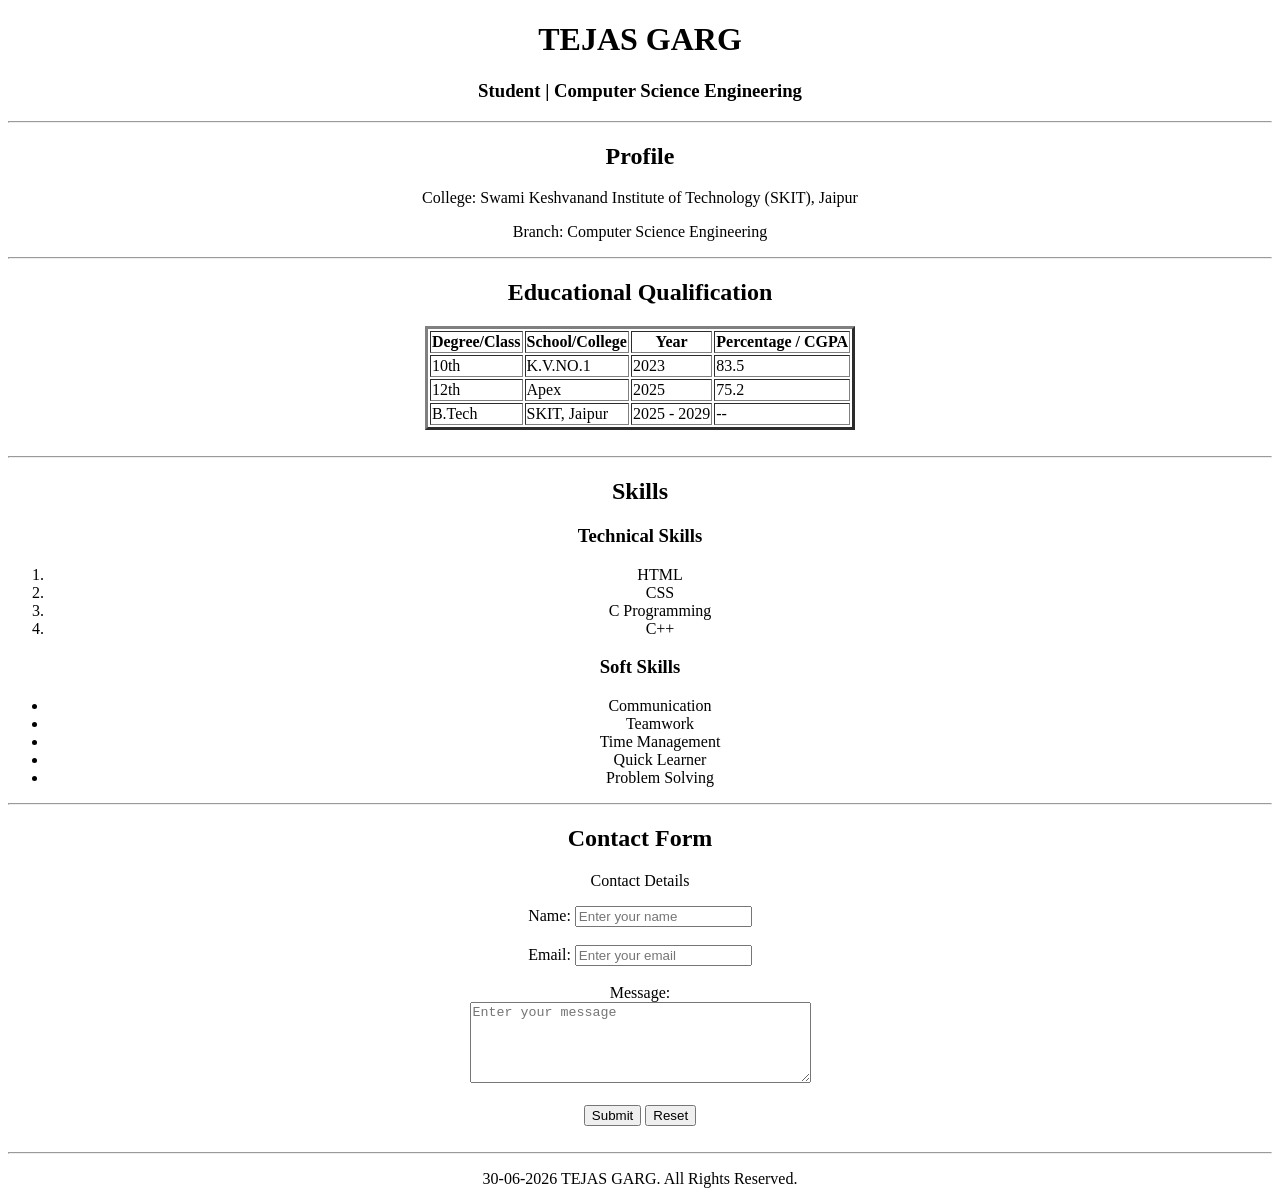
<file: 25ESKCS353/Day1/Index.html>
<!DOCTYPE html>
<html lang="en">
<head>
    <meta charset="UTF-8">
    <meta name="viewport" content="width=device-width, initial-scale=1.0">
    <title>Profile Page</title>
</head>

<body>

  <center>
            <h1>TEJAS GARG</h1>
            <h3>Student | Computer Science Engineering </h3>

    <hr>

    
        <h2>Profile</h2>

        <p>College: Swami Keshvanand Institute of Technology (SKIT), Jaipur</p>

        <p>Branch: Computer Science Engineering </p>
    

   
        <hr>
    
        <h2>Educational Qualification</h2>

        <table border="3px">
            <tr>
                <th>Degree/Class</th>
                <th>School/College</th>
                <th>Year</th>
                <th>Percentage / CGPA</th>
            </tr>

            <tr>
                <td>10th</td>
                <td>K.V.NO.1</td>
                <td>2023</td>
                <td>83.5</td>
            </tr>

            <tr>
                <td>12th</td>
                <td>Apex</td>
                <td>2025</td>
                <td>75.2</td>
            </tr>

            <tr>
                <td>B.Tech</td>
                <td>SKIT, Jaipur</td>
                <td>2025 - 2029</td>
                <td>--</td>
            </tr>

        </table>
    
        <br>
    <hr>

    

        <h2>Skills</h2>

        <h3>Technical Skills</h3>

        <ol>
            <li>HTML</li>
            <li>CSS</li>
            <li>C Programming</li>
            <li>C++</li>
            
        </ol>

        <h3>Soft Skills</h3>

        <ul>
            <li>Communication</li>
            <li>Teamwork</li>
            <li>Time Management</li>
            <li>Quick Learner</li>
            <li>Problem Solving</li>
        </ul>

    
<hr>
    

        <h2>Contact Form</h2>

        <form>

            

                <p>Contact Details</p>

                <label>
                    Name:
                    <input type="text" name="name" placeholder="Enter your name">
                </label>

                <br><br>

                <label>
                    Email:
                    <input type="email" name="email" placeholder="Enter your email">
                </label>

                <br><br>

                <label>
                    Message:
                </label>

                <br>

                <textarea name="message" rows="5" cols="40" placeholder="Enter your message"></textarea>

                <br><br>

                <input type="submit" value="Submit">
                <input type="reset" value="Reset">

            

        </form>

    <br>

    <hr>

    

        <center>
            <p>30-06-2026 TEJAS GARG. All Rights Reserved.</p>
        </center>
    
    
    

</body>
</html>
</file>
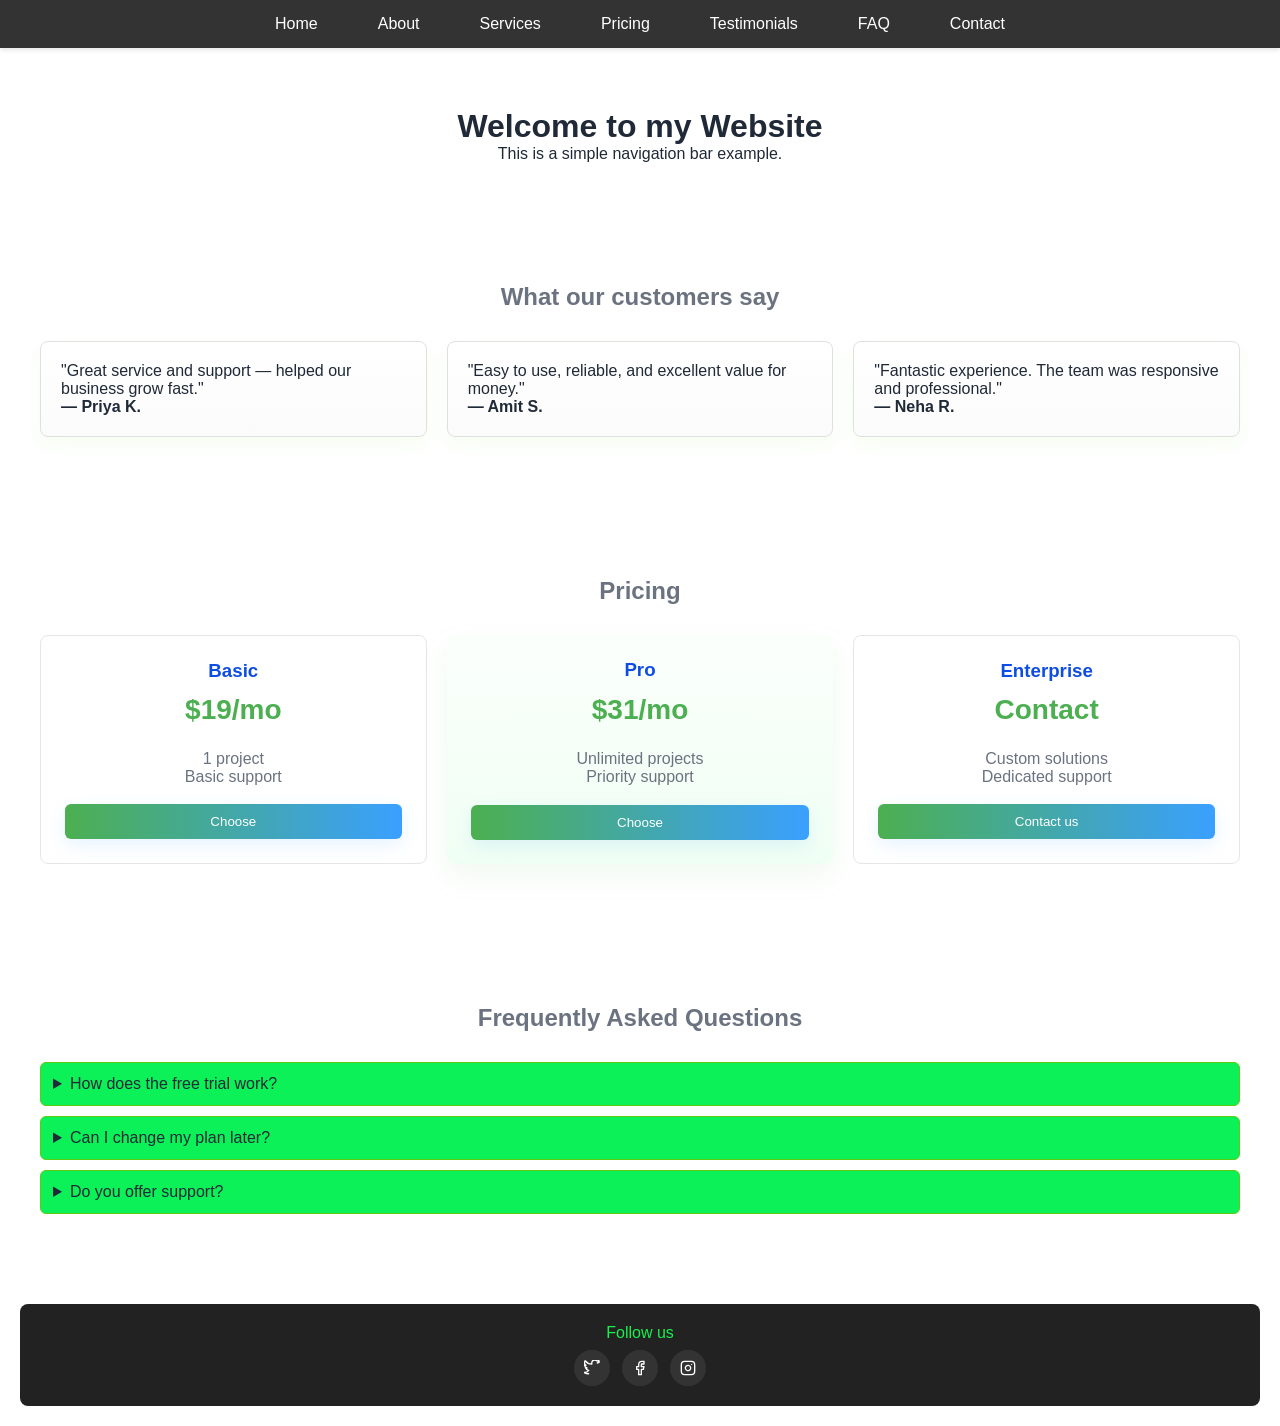
<file: 25ESKCS353/Day3/Project.html>
<!DOCTYPE html>
<html lang="en">
<head>
    <meta charset="UTF-8">
    <meta name="viewport" content="width=device-width, initial-scale=1.0">
    <title>Navigation Bar</title>
    <style>
        * {
            margin: 0;
            padding: 0;
            box-sizing: border-box;
        }

        html {
            scroll-behavior: smooth;
        }

        nav {
            background-color: #333;
            padding: 15px 0;
            position: sticky;
            top: 0;
            box-shadow: 0 2px 5px rgba(0, 0, 0, 0.1);
        }

        nav ul {
            list-style: none;
            display: flex;
            justify-content: center;
            gap: 30px;
        }

        nav a {
            text-decoration: none;
            color: white;
            font-size: 16px;
            font-weight: 500;
            transition: color 0.3s ease;
            padding: 8px 15px;
        }

        nav a:hover {
            color: #4CAF50;
            border-bottom: 2px solid #4CAF50;
        }

        :root{
            --bg-1: #red
            --card: #ffffff;
            --muted: #6b7280;
            --accent: #4CAF50;
            --accent-2: #3aa0ff;
            --glass: rgba(255,255,255,0.6);
        }

        body {
            font-family: Inter, Arial, sans-serif;
            background: linear-gradient(180deg, var(--bg-1), #eef3f8 60%);
            color: #1f2937;
            -webkit-font-smoothing:antialiased;
            -moz-osx-font-smoothing:grayscale;
        }

        .content {
            padding: 40px;
            text-align: center;
            background-color: white;
            margin-top: 20px;
            margin: 20px;
            border-radius: 5px;
        }

        /* Buttons */
        button {
            background: linear-gradient(90deg,var(--accent),var(--accent-2));
            color: #fff;
            border: none;
            padding: 10px 16px;
            border-radius: 6px;
            cursor: pointer;
            box-shadow: 0 6px 18px rgba(58,160,255,0.12);
            transition: transform .14s ease, box-shadow .14s ease, opacity .14s ease;
        }

        button:hover{ transform: translateY(-3px); opacity: .98 }

        section {
            padding: 60px 20px;
            margin: 20px;
            background: #fff;
            border-radius: 8px;
        }

        .section-title {
            text-align: center;
            margin-bottom: 30px;
        }

        .testimonials {
            display: grid;
            grid-template-columns: repeat(auto-fit, minmax(220px, 1fr));
            gap: 20px;
        }

        .testimonial {
            padding: 20px;
            border: 1px solid #e0e0e0;
            border-radius: 8px;
            background: linear-gradient(180deg, #ffffff, #fbfbfb);
        }

        .pricing {
            display: grid;
            grid-template-columns: repeat(auto-fit, minmax(220px, 1fr));
            gap: 20px;
            align-items: stretch;
        }

        .plan {
            padding: 24px;
            border-radius: 8px;
            border: 1px solid #e6e6e6;
            text-align: center;
            background: #fff;
            display: flex;
            flex-direction: column;
            justify-content: space-between;
        }

        .plan .price {
            font-size: 28px;
            font-weight: 700;
            margin: 12px 0;
        }

        .section-title {
            text-align: center;
            margin-bottom: 30px;
            color: var(--muted);
        }

        .testimonial {
            box-shadow: 0 8px 20px lab(78.51% -51.66 74.57 / 0.06);
            transition: transform .18s ease, box-shadow .18s ease;
        }

        .testimonial:hover{ transform: translateY(-6px); box-shadow: 0 18px 30px rgba(31,41,55,0.08); }

        .plan h3{ margin: 0; color: hsl(222, 89%, 47%) }

        .plan ul{ list-style: none; padding: 0; margin: 12px 0 18px 0; color: var(--muted) }

        .pricing .plan:nth-child(2){
            border: none;
            background: linear-gradient(180deg, #fbfffb, #f0fff4);
            box-shadow: 0 12px 30px rgba(76,175,80,0.08);
        }

        .plan .price{ color: var(--accent); }

        .social a:hover{ background: rgba(255,255,255,0.12); transform: translateY(-3px); }

        @media (max-width:600px){
            nav ul{ gap: 12px; padding: 0 8px; }
            .content{ padding: 24px }
            section{ padding: 30px 12px }
        }

        .faq-list details {
            margin: 10px 0;
            padding: 12px;
            border-radius: 6px;
            border: 1px solid #5bcc10;
            background: #0cf058;
        }

        footer {
            text-align: center;
            padding: 20px 10px;
            margin: 20px;
            border-radius: 8px;
            background: #222;
            color: #18f04e;
        }

        .social {
            display: inline-flex;
            gap: 12px;
            margin-top: 8px;
        }

        .social a {
            display: inline-block;
            width: 36px;
            height: 36px;
            color: #fff;
            text-decoration: none;
            border-radius: 50%;
            background: rgba(255,255,255,0.08);
            display: inline-flex;
            align-items: center;
            justify-content: center;
        }
    </style>
</head>
<body>
    <nav>
        <ul>
            <li><a href="#home">Home</a></li>
            <li><a href="#about">About</a></li>
            <li><a href="#services">Services</a></li>
            <li><a href="#pricing">Pricing</a></li>
            <li><a href="#testimonials">Testimonials</a></li>
            <li><a href="#faq">FAQ</a></li>
            <li><a href="#contact">Contact</a></li>
        </ul>
    </nav>

    <div class="content">
        <h1>Welcome to my Website</h1>
        <p>This is a simple navigation bar example.</p>
    </div>

    <section id="testimonials">
        <h2 class="section-title">What our customers say</h2>
        <div class="testimonials">
            <div class="testimonial">
                <p>"Great service and support — helped our business grow fast."</p>
                <p><strong>— Priya K.</strong></p>
            </div>
            <div class="testimonial">
                <p>"Easy to use, reliable, and excellent value for money."</p>
                <p><strong>— Amit S.</strong></p>
            </div>
            <div class="testimonial">
                <p>"Fantastic experience. The team was responsive and professional."</p>
                <p><strong>— Neha R.</strong></p>
            </div>
        </div>
    </section>

    <section id="pricing">
        <h2 class="section-title">Pricing</h2>
        <div class="pricing">
            <div class="plan">
                <h3>Basic</h3>
                <div class="price">$19<span>/mo</span></div>
                <ul>
                    <li>1 project</li>
                    <li>Basic support</li>
                </ul>
                <button>Choose</button>
            </div>
            <div class="plan">
                <h3>Pro</h3>
                <div class="price">$31<span>/mo</span></div>
                <ul>
                    <li>Unlimited projects</li>
                    <li>Priority support</li>
                </ul>
                <button>Choose</button>
            </div>
            <div class="plan">
                <h3>Enterprise</h3>
                <div class="price">Contact</div>
                <ul>
                    <li>Custom solutions</li>
                    <li>Dedicated support</li>
                </ul>
                <button>Contact us</button>
            </div>
        </div>
    </section>

    <section id="faq">
        <h2 class="section-title">Frequently Asked Questions</h2>
        <div class="faq-list">
            <details>
                <summary>How does the free trial work?</summary>
                <p>You get full access for 14 days — cancel anytime.</p>
            </details>
            <details>
                <summary>Can I change my plan later?</summary>
                <p>Yes — upgrade at any time from your account settings.</p>
            </details>
            <details>
                <summary>Do you offer support?</summary>
                <p>We offer email and chat support for all paid plans.</p>
            </details>
        </div>
    </section>

    <footer>
        <div>Follow us</div>
        <div class="social">
            <a href="#" aria-label="Twitter">
                <svg width="16" height="16" viewBox="0 0 24 24" fill="none" stroke="currentColor" stroke-width="2" stroke-linecap="round" stroke-linejoin="round"><path d="M23 3a10.9 10.9 0 0 1-3.14 1.53A4.48 4.48 0 0 0 22.43.36a9 9 0 0 1-2.82 1.08A4.48 4.48 0 0 0 16.11 0c-2.5 0-4.5 2.24-4.5 5a5 5 0 0 0 .12 1.14A12.94 12.94 0 0 1 1.64 1.15 5 5 0 0 0 2.9 7.86 4.45 4.45 0 0 1 .9 7.3v.06A5 5 0 0 0 4.5 12a4.5 4.5 0 0 1-2 .08 5 5 0 0 0 4.67 3.4A9 9 0 0 1 0 18.58a12.7 12.7 0 0 0 6.92 2"/></svg>
            </a>
            <a href="#" aria-label="Facebook">
                <svg width="16" height="16" viewBox="0 0 24 24" fill="none" stroke="currentColor" stroke-width="2" stroke-linecap="round" stroke-linejoin="round"><path d="M18 2h-3a5 5 0 0 0-5 5v3H7v4h3v8h4v-8h3l1-4h-4V7a1 1 0 0 1 1-1h3z"/></svg>
            </a>
            <a href="#" aria-label="Instagram">
                <svg width="16" height="16" viewBox="0 0 24 24" fill="none" stroke="currentColor" stroke-width="2" stroke-linecap="round" stroke-linejoin="round"><rect x="2" y="2" width="20" height="20" rx="5" ry="5"/><path d="M16 11.37A4 4 0 1 1 12.63 8 4 4 0 0 1 16 11.37z"/><line x1="17.5" y1="6.5" x2="17.51" y2="6.5"/></svg>
            </a>
        </div>
    </footer>
</body>
</html>
</file>
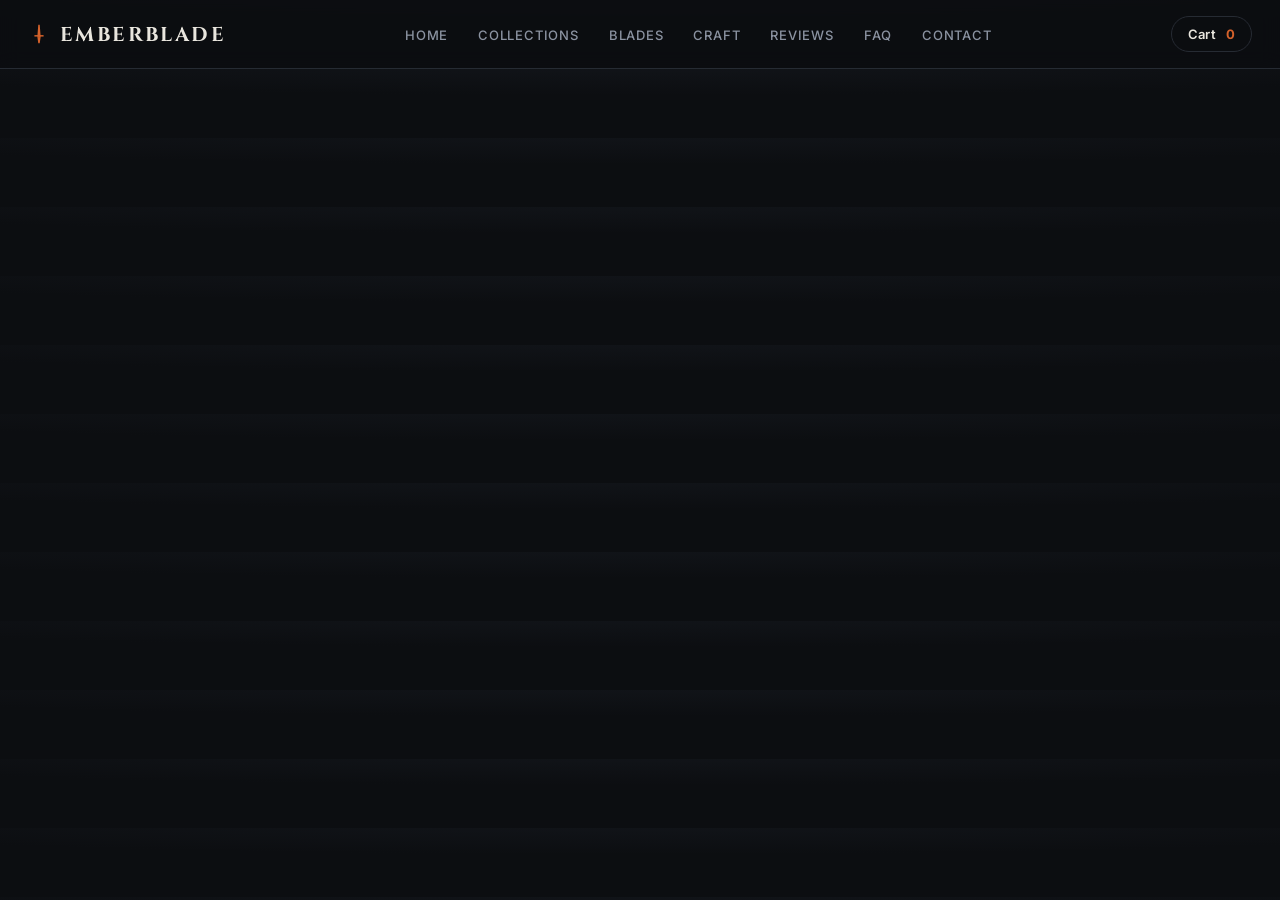
<file: 25ESKCS353/Day4/landing.html>
<!DOCTYPE html>
<html lang="en" data-theme="dark">
<head>
<meta charset="UTF-8">
<meta name="viewport" content="width=device-width, initial-scale=1.0">
<title>EMBERBLADE — Hand-Forged Swords</title>
<link rel="preconnect" href="https://fonts.googleapis.com">
<link rel="preconnect" href="https://fonts.gstatic.com" crossorigin>
<link href="https://fonts.googleapis.com/css2?family=Cinzel:wght@500;600;700;800&family=Inter:wght@400;500;600&family=JetBrains+Mono:wght@400;500&display=swap" rel="stylesheet">
<style>
    * { margin: 0; padding: 0; box-sizing: border-box; }
    html { scroll-behavior: smooth; }

    /* ============ THEME TOKENS ============ */
    :root {
        --display-font: 'Cinzel', serif;
        --body-font: 'Inter', Arial, sans-serif;
        --mono-font: 'JetBrains Mono', monospace;
    }

    /* Midnight Forge (dark, default) */
    html[data-theme="dark"] {
        --bg: #0c0e11;
        --bg-2: #12151a;
        --card: #171a20;
        --card-border: #262b33;
        --text: #e9e6de;
        --muted: #8b93a1;
        --ember: #d4622b;
        --ember-bright: #ef7c3c;
        --crimson: #7a1f1f;
        --steel: #7d8a9c;
        --steel-bright: #aeb9c7;
        --shadow: rgba(0,0,0,0.55);
        --nav-bg: rgba(12,14,17,0.85);
    }

    /* Polished Steel (light) */
    html[data-theme="light"] {
        --bg: #dfe3e6;
        --bg-2: #eceef0;
        --card: #f7f8f9;
        --card-border: #cfd5da;
        --text: #1b1f24;
        --muted: #545e6b;
        --ember: #b8461a;
        --ember-bright: #d4622b;
        --crimson: #7a1f1f;
        --steel: #3c4a5e;
        --steel-bright: #253243;
        --shadow: rgba(30,35,42,0.18);
        --nav-bg: rgba(223,227,230,0.85);
    }

    body {
        font-family: var(--body-font);
        background: radial-gradient(ellipse 120% 80% at 50% -10%, var(--bg-2), var(--bg) 60%);
        color: var(--text);
        transition: background .35s ease, color .35s ease;
        -webkit-font-smoothing: antialiased;
    }

    h1, h2, h3 { font-family: var(--display-font); letter-spacing: 0.02em; }

    a { color: inherit; }

    /* ============ NAV ============ */
    nav {
        background: var(--nav-bg);
        backdrop-filter: blur(10px);
        padding: 16px 28px;
        position: sticky;
        top: 0;
        z-index: 100;
        display: flex;
        align-items: center;
        justify-content: space-between;
        border-bottom: 1px solid var(--card-border);
        transition: background .35s ease, border-color .35s ease;
    }

    .brand {
        font-family: var(--display-font);
        font-weight: 700;
        font-size: 20px;
        letter-spacing: 0.12em;
        color: var(--text);
        display: flex;
        align-items: center;
        gap: 10px;
        white-space: nowrap;
    }

    .brand svg { width: 22px; height: 22px; color: var(--ember); }

    nav ul {
        list-style: none;
        display: flex;
        justify-content: center;
        gap: 26px;
        flex-wrap: wrap;
    }

    nav a.nav-link {
        text-decoration: none;
        color: var(--muted);
        font-size: 13px;
        font-weight: 500;
        letter-spacing: 0.06em;
        text-transform: uppercase;
        transition: color 0.25s ease;
        padding: 6px 2px;
        position: relative;
    }

    nav a.nav-link::after {
        content: "";
        position: absolute;
        left: 0; bottom: -2px;
        width: 0%; height: 1px;
        background: var(--ember);
        transition: width .25s ease;
    }

    nav a.nav-link:hover { color: var(--text); }
    nav a.nav-link:hover::after { width: 100%; }

    .nav-right { display: flex; align-items: center; gap: 18px; }

    /* Dark mode switch */
    .theme-toggle {
        width: 52px;
        height: 28px;
        border-radius: 20px;
        border: 1px solid var(--card-border);
        background: var(--card);
        position: relative;
        cursor: pointer;
        display: flex;
        align-items: center;
        padding: 3px;
        transition: background .3s ease, border-color .3s ease;
        flex-shrink: 0;
    }

    .theme-toggle .knob {
        width: 20px; height: 20px;
        border-radius: 50%;
        background: linear-gradient(135deg, var(--ember), var(--ember-bright));
        display: flex; align-items: center; justify-content: center;
        color: #fff;
        transform: translateX(0);
        transition: transform .3s cubic-bezier(.4,1.4,.5,1);
        box-shadow: 0 2px 6px var(--shadow);
    }

    html[data-theme="light"] .theme-toggle .knob { transform: translateX(24px); }

    .theme-toggle .knob svg { width: 12px; height: 12px; }

    /* ============ HERO ============ */
    .hero {
        padding: 100px 24px 90px;
        text-align: center;
        position: relative;
        overflow: hidden;
    }

    .hero::before {
        content: "";
        position: absolute;
        top: -20%; left: 50%;
        width: 900px; height: 500px;
        transform: translateX(-50%);
        background: radial-gradient(circle, color-mix(in srgb, var(--ember) 18%, transparent), transparent 70%);
        pointer-events: none;
    }

    .eyebrow {
        font-family: var(--mono-font);
        font-size: 12px;
        letter-spacing: 0.2em;
        text-transform: uppercase;
        color: var(--ember);
        margin-bottom: 18px;
        position: relative;
        z-index: 1;
    }

    .hero h1 {
        font-size: clamp(38px, 6vw, 68px);
        font-weight: 700;
        line-height: 1.1;
        margin-bottom: 20px;
        position: relative;
        z-index: 1;
    }

    .hero h1 em {
        font-style: normal;
        color: var(--ember);
    }

    .hero p.sub {
        max-width: 560px;
        margin: 0 auto 34px;
        color: var(--muted);
        font-size: 17px;
        line-height: 1.6;
        position: relative;
        z-index: 1;
    }

    .hero-actions {
        display: flex;
        justify-content: center;
        gap: 16px;
        flex-wrap: wrap;
        position: relative;
        z-index: 1;
    }

    /* Crossguard divider — signature element */
    .divider {
        display: flex;
        align-items: center;
        justify-content: center;
        gap: 14px;
        margin: 0 auto 40px;
        width: fit-content;
    }
    .divider .line { width: 60px; height: 1px; background: var(--card-border); }
    .divider svg { width: 18px; height: 18px; color: var(--ember); }

    /* ============ BUTTONS ============ */
    button, .btn {
        font-family: var(--body-font);
        font-weight: 600;
        font-size: 14px;
        letter-spacing: 0.03em;
        border: none;
        border-radius: 3px;
        cursor: pointer;
        padding: 13px 26px;
        position: relative;
        overflow: hidden;
        transition: transform .18s ease, box-shadow .18s ease;
    }

    .btn-primary {
        background: linear-gradient(100deg, var(--ember) 0%, var(--ember-bright) 100%);
        color: #fff;
        box-shadow: 0 8px 20px color-mix(in srgb, var(--ember) 35%, transparent);
    }

    .btn-ghost {
        background: transparent;
        color: var(--text);
        border: 1px solid var(--card-border);
    }

    button::after {
        content: "";
        position: absolute;
        top: 0; left: -60%;
        width: 40%; height: 100%;
        background: linear-gradient(120deg, transparent, rgba(255,255,255,0.35), transparent);
        transform: skewX(-20deg);
        transition: left .5s ease;
    }
    button:hover::after { left: 130%; }
    button:hover { transform: translateY(-2px); }

    /* ============ SECTIONS ============ */
    section {
        padding: 80px 24px;
        max-width: 1180px;
        margin: 0 auto;
    }

    .section-title {
        text-align: center;
        font-size: clamp(26px, 4vw, 36px);
        margin-bottom: 8px;
    }

    .section-sub {
        text-align: center;
        color: var(--muted);
        font-size: 15px;
        max-width: 480px;
        margin: 0 auto 20px;
    }

    /* ============ COLLECTIONS ============ */
    .collections {
        display: grid;
        grid-template-columns: repeat(auto-fit, minmax(180px, 1fr));
        gap: 18px;
    }

    .collection-card {
        background: var(--card);
        border: 1px solid var(--card-border);
        border-radius: 6px;
        padding: 26px 18px;
        text-align: center;
        transition: transform .2s ease, border-color .2s ease;
    }

    .collection-card:hover {
        transform: translateY(-4px);
        border-color: var(--ember);
    }

    .collection-card svg { width: 30px; height: 30px; color: var(--ember); margin-bottom: 12px; }
    .collection-card h3 { font-size: 15px; margin-bottom: 4px; }
    .collection-card p { font-size: 12px; color: var(--muted); font-family: var(--mono-font); }
    .collection-image { display: flex; justify-content: center; margin-top: 14px; }
    .collection-image img { max-width: 100%; height: auto; display: block; border-radius: 6px; }

    /* ============ PRODUCT GRID ============ */
    .products {
        display: grid;
        grid-template-columns: repeat(auto-fit, minmax(250px, 1fr));
        gap: 26px;
    }

    .product-card {
        background: var(--card);
        border: 1px solid var(--card-border);
        border-radius: 8px;
        overflow: hidden;
        transition: transform .25s ease, box-shadow .25s ease, border-color .25s ease;
        display: flex;
        flex-direction: column;
    }

    .product-card:hover {
        transform: translateY(-8px);
        box-shadow: 0 20px 40px var(--shadow);
        border-color: var(--ember);
    }

    /* Product image placeholder — swap the inner <svg> for an <img> tag once you have real photos */
    .product-image {
        position: relative;
        height: 190px;
        display: flex;
        align-items: center;
        justify-content: center;
        overflow: hidden;
    }

    .product-card:nth-child(1) .product-image { background: linear-gradient(135deg, #2a2f38, #14171b); }
    .product-card:nth-child(2) .product-image { background: linear-gradient(135deg, #3a2420, #1a1210); }
    .product-card:nth-child(3) .product-image { background: linear-gradient(135deg, #24303a, #10161c); }
    .product-card:nth-child(4) .product-image { background: linear-gradient(135deg, #322a1c, #16120a); }
    .product-card:nth-child(5) .product-image { background: linear-gradient(135deg, #2c2432, #130f16); }
    .product-card:nth-child(6) .product-image { background: linear-gradient(135deg, #1f2e28, #0e1512); }

    .product-image svg,
    .product-image img {
        width: 72%;
        max-height: 100%;
        object-fit: contain;
        color: rgba(255,255,255,0.85);
        filter: drop-shadow(0 6px 14px rgba(0,0,0,0.5));
        transition: transform .3s ease;
    }
    .product-card:hover .product-image svg,
    .product-card:hover .product-image img { transform: scale(1.06) rotate(-2deg); }

    .badge {
        position: absolute;
        top: 12px; left: 12px;
        font-family: var(--mono-font);
        font-size: 10px;
        letter-spacing: 0.08em;
        text-transform: uppercase;
        padding: 4px 9px;
        border-radius: 3px;
        background: rgba(0,0,0,0.5);
        color: var(--ember-bright);
        border: 1px solid rgba(255,255,255,0.12);
    }

    .product-body { padding: 20px; flex: 1; display: flex; flex-direction: column; }
    .product-body h3 { font-size: 17px; margin-bottom: 6px; }
    .product-specs {
        font-family: var(--mono-font);
        font-size: 11px;
        color: var(--muted);
        margin-bottom: 14px;
        line-height: 1.6;
    }

    .product-footer {
        display: flex;
        align-items: center;
        justify-content: space-between;
        margin-top: auto;
        padding-top: 14px;
        border-top: 1px solid var(--card-border);
    }

    .price { font-family: var(--mono-font); font-size: 18px; font-weight: 500; color: var(--ember); }
    .product-footer button { padding: 9px 16px; font-size: 12px; }

    .cart-panel {
        margin-top: 28px;
        background: var(--card);
        border: 1px solid var(--card-border);
        border-radius: 10px;
        padding: 22px;
    }

    .cart-panel h3 {
        font-size: 18px;
        margin-bottom: 14px;
    }

    .cart-items {
        display: grid;
        gap: 12px;
        margin-bottom: 16px;
    }

    .cart-item {
        display: flex;
        justify-content: space-between;
        gap: 10px;
        padding: 12px 14px;
        border-radius: 8px;
        background: rgba(255,255,255,0.04);
        border: 1px solid var(--card-border);
    }

    .cart-item strong { color: var(--ember); }

    .cart-summary {
        display: flex;
        justify-content: space-between;
        align-items: center;
        gap: 12px;
        font-family: var(--mono-font);
        color: var(--muted);
    }

    .cart-panel.hide {
        display: none;
    }

    #cartToggle {
        font-size: 13px;
        padding: 9px 16px;
        border-radius: 999px;
    }

    #cartCount {
        margin-left: 6px;
        font-weight: 700;
        color: var(--ember);
    }

    /* ============ CRAFTSMANSHIP ============ */
    .craft {
        display: grid;
        grid-template-columns: 1fr 1fr;
        gap: 50px;
        align-items: center;
    }
    .craft .visual {
        aspect-ratio: 1;
        border-radius: 8px;
        background: linear-gradient(160deg, var(--card), var(--bg-2));
        border: 1px solid var(--card-border);
        display: flex;
        align-items: center;
        justify-content: center;
        padding: 20px;
    }
    .craft .visual .container {
        width: min(100%, 420px);
        max-width: 100%;
        display: flex;
        justify-content: center;
    }
    .craft .visual img {
        width: 100%;
        height: auto;
        border-radius: 8px;
        object-fit: cover;
        display: block;
    }
    .craft .visual svg { width: 46%; color: var(--ember); opacity: 0.9; }
    .craft h2 { font-size: 30px; margin-bottom: 16px; }
    .craft p { color: var(--muted); line-height: 1.7; margin-bottom: 14px; }
    .craft ul { list-style: none; color: var(--text); font-size: 14px; }
    .craft li { padding: 6px 0; display: flex; gap: 10px; align-items: baseline; }
    .craft li::before { content: "—"; color: var(--ember); }

    @media (max-width: 720px) {
        .craft { grid-template-columns: 1fr; }
    }

    /* ============ TESTIMONIALS ============ */
    .testimonials {
        display: grid;
        grid-template-columns: repeat(auto-fit, minmax(240px, 1fr));
        gap: 20px;
    }

    .testimonial {
        padding: 26px 22px;
        border: 1px solid var(--card-border);
        border-radius: 8px;
        background: var(--card);
        transition: transform .2s ease, border-color .2s ease;
    }
    .testimonial:hover { transform: translateY(-5px); border-color: var(--ember); }
    .testimonial .stars { color: var(--ember); font-size: 13px; margin-bottom: 10px; letter-spacing: 2px; }
    .testimonial p.quote { font-size: 14px; line-height: 1.6; margin-bottom: 14px; color: var(--text); }
    .testimonial .who { font-family: var(--mono-font); font-size: 12px; color: var(--muted); }

    /* ============ FAQ ============ */
    .faq-list details {
        margin: 10px 0;
        padding: 16px 18px;
        border-radius: 6px;
        border: 1px solid var(--card-border);
        background: var(--card);
        transition: border-color .2s ease;
    }
    .faq-list details:hover { border-color: var(--ember); }
    .faq-list summary {
        cursor: pointer;
        font-weight: 600;
        font-size: 15px;
        list-style: none;
    }
    .faq-list summary::-webkit-details-marker { display: none; }
    .faq-list summary::after { content: "+"; float: right; color: var(--ember); font-weight: 700; }
    .faq-list details[open] summary::after { content: "–"; }
    .faq-list p { margin-top: 10px; color: var(--muted); font-size: 14px; line-height: 1.6; }

    /* ============ CONTACT ============ */
    .contact-box {
        background: var(--card);
        border: 1px solid var(--card-border);
        border-radius: 8px;
        padding: 40px;
        display: grid;
        grid-template-columns: 1fr 1fr;
        gap: 40px;
    }
    .contact-box h2 { font-size: 24px; margin-bottom: 10px; }
    .contact-box p { color: var(--muted); font-size: 14px; margin-bottom: 18px; }

    .field { margin-bottom: 14px; }
    .field label {
        display: block;
        font-size: 12px;
        text-transform: uppercase;
        letter-spacing: 0.06em;
        color: var(--muted);
        margin-bottom: 6px;
    }
    .field input, .field textarea {
        width: 100%;
        padding: 11px 12px;
        border-radius: 4px;
        border: 1px solid var(--card-border);
        background: var(--bg-2);
        color: var(--text);
        font-family: var(--body-font);
        font-size: 14px;
        transition: border-color .2s ease;
    }
    .field input:focus, .field textarea:focus {
        outline: none;
        border-color: var(--ember);
    }
    .field.invalid input { border-color: var(--crimson); }
    .field .error {
        display: none;
        color: var(--ember-bright);
        font-size: 12px;
        margin-top: 5px;
        font-family: var(--mono-font);
    }
    .field.invalid .error { display: block; }

    #contactStatus {
        margin-top: 10px;
        font-size: 13px;
        font-family: var(--mono-font);
        color: var(--ember-bright);
        display: none;
    }
    #contactStatus.show { display: block; }

    @media (max-width: 720px) {
        .contact-box { grid-template-columns: 1fr; padding: 26px; }
    }

    /* ============ FOOTER ============ */
    footer {
        text-align: center;
        padding: 40px 20px;
        background: var(--bg-2);
        color: var(--muted);
        border-top: 1px solid var(--card-border);
    }
    footer .brand { justify-content: center; color: var(--text); margin-bottom: 6px; }
    footer .foot-note { font-family: var(--mono-font); font-size: 12px; margin-top: 4px; }

    .social {
        display: inline-flex;
        gap: 12px;
        margin-top: 16px;
    }
    .social a {
        width: 36px; height: 36px;
        color: var(--text);
        text-decoration: none;
        border-radius: 50%;
        background: var(--card);
        border: 1px solid var(--card-border);
        display: inline-flex;
        align-items: center;
        justify-content: center;
        transition: transform .2s ease, border-color .2s ease;
    }
    .social a:hover { transform: translateY(-3px); border-color: var(--ember); }

    @media (max-width: 600px) {
        nav { padding: 14px 16px; flex-wrap: wrap; gap: 12px; }
        nav ul { gap: 14px; width: 100%; order: 3; justify-content: flex-start; overflow-x: auto; }
        section { padding: 56px 16px; }
    }
</style>
</head>
<body>

<nav>
    <div class="brand">
        <svg viewBox="0 0 24 24" fill="none" stroke="currentColor" stroke-width="1.6"><path d="M12 2 L13 15 L12 22 L11 15 Z"/><path d="M7 14 L17 14"/><path d="M11.2 15 L12.8 15"/></svg>
        EMBERBLADE
    </div>
    <ul>
        <li><a class="nav-link" href="#home">Home</a></li>
        <li><a class="nav-link" href="#collections">Collections</a></li>
        <li><a class="nav-link" href="#shop">Blades</a></li>
        <li><a class="nav-link" href="#craft">Craft</a></li>
        <li><a class="nav-link" href="#reviews">Reviews</a></li>
        <li><a class="nav-link" href="#faq">FAQ</a></li>
        <li><a class="nav-link" href="#contact">Contact</a></li>
    </ul>
    <div class="nav-right">
        <button class="btn-ghost" id="cartToggle" type="button" aria-label="Toggle cart">Cart <span id="cartCount">0</span></button>
        <button class="theme-toggle" id="them
</file>
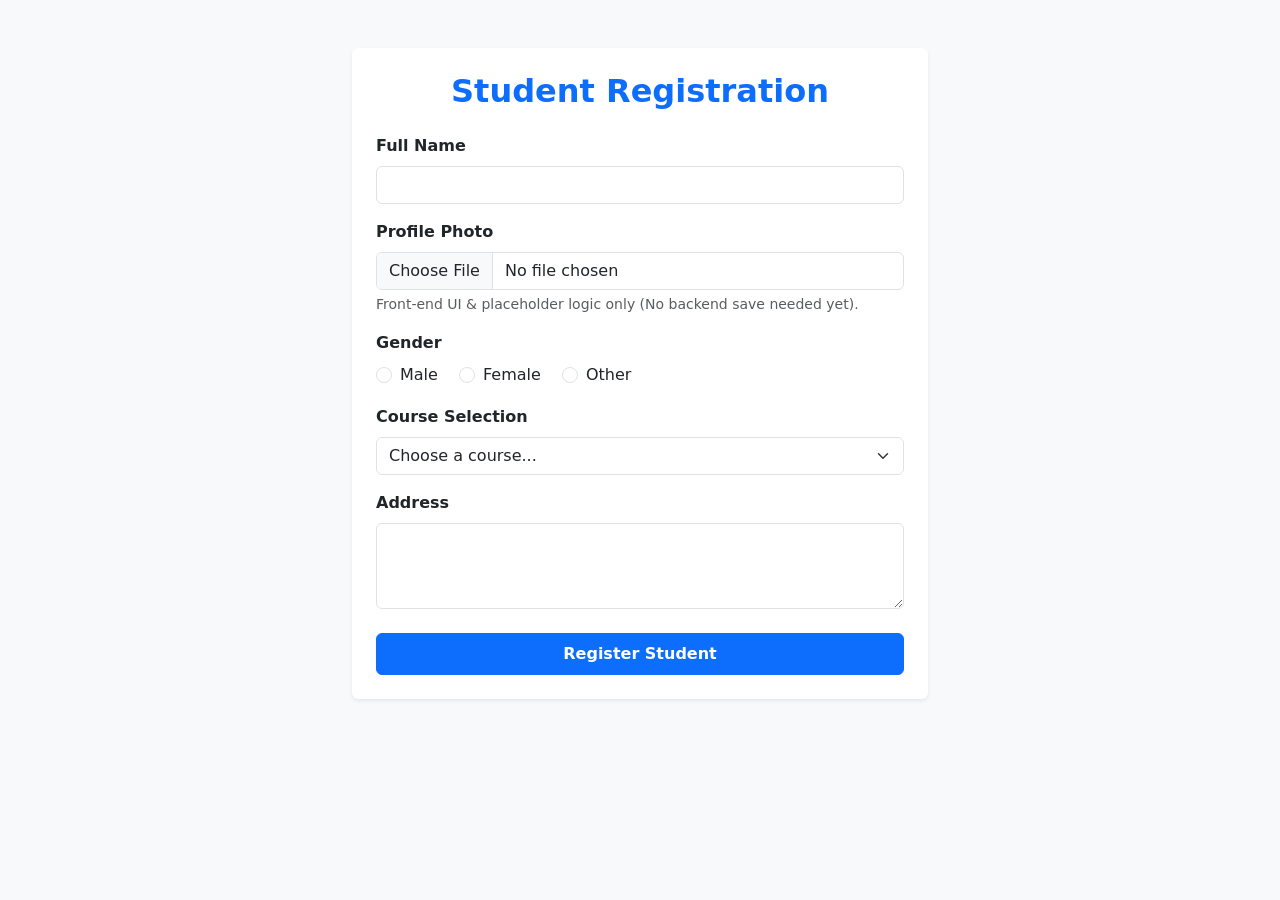
<file: 25ESKCS353/Day7/Register.html>
<!DOCTYPE html>
<html lang="en">
<head>
    <meta charset="UTF-8">
    <meta name="viewport" content="width=device-width, initial-scale=1.0">
    <title>Student Registration Upgrade</title>
    <link href="https://cdn.jsdelivr.net/npm/bootstrap@5.3.0/dist/css/bootstrap.min.css" rel="stylesheet">
</head>
<body class="bg-light">

<div class="container my-5" style="max-width: 600px;">
    <div class="card shadow-sm border-0 p-4">
        <h2 class="text-center mb-4 text-primary fw-bold">Student Registration</h2>
        
        <form action="process.php" method="POST" enctype="multipart/form-data">
            
            <div class="mb-3">
                <label for="name" class="form-label fw-semibold">Full Name</label>
                <input type="text" class="form-control" id="name" name="name" required>
            </div>

            <div class="mb-3">
                <label for="photo" class="form-label fw-semibold">Profile Photo</label>
                <input class="form-control" type="file" id="photo" name="photo" accept="image/*">
                <div class="form-text text-muted">Front-end UI & placeholder logic only (No backend save needed yet).</div>
            </div>

            <div class="mb-3">
                <label class="form-label d-block fw-semibold">Gender</label>
                <div class="form-check form-check-inline">
                    <input class="form-check-input" type="radio" name="gender" id="genderMale" value="Male">
                    <label class="form-check-input-label" for="genderMale">Male</label>
                </div>
                <div class="form-check form-check-inline">
                    <input class="form-check-input" type="radio" name="gender" id="genderFemale" value="Female">
                    <label class="form-check-input-label" for="genderFemale">Female</label>
                </div>
                <div class="form-check form-check-inline">
                    <input class="form-check-input" type="radio" name="gender" id="genderOther" value="Other">
                    <label class="form-check-input-label" for="genderOther">Other</label>
                </div>
            </div>

            <div class="mb-3">
                <label for="course" class="form-label fw-semibold">Course Selection</label>
                <select class="form-select" id="course" name="course">
                    <option value="" selected disabled>Choose a course...</option>
                    <option value="Web Development">Web Development</option>
                    <option value="Data Science">Data Science</option>
                    <option value="Cyber Security">Cyber Security</option>
                </select>
            </div>

            <div class="mb-4">
                <label for="address" class="form-label fw-semibold">Address</label>
                <textarea class="form-control" id="address" name="address" rows="3"></textarea>
            </div>

            <button type="submit" class="btn btn-primary w-100 py-2 fw-bold">Register Student</button>
        </form>
    </div>
</div>

</body>
</html>
</file>
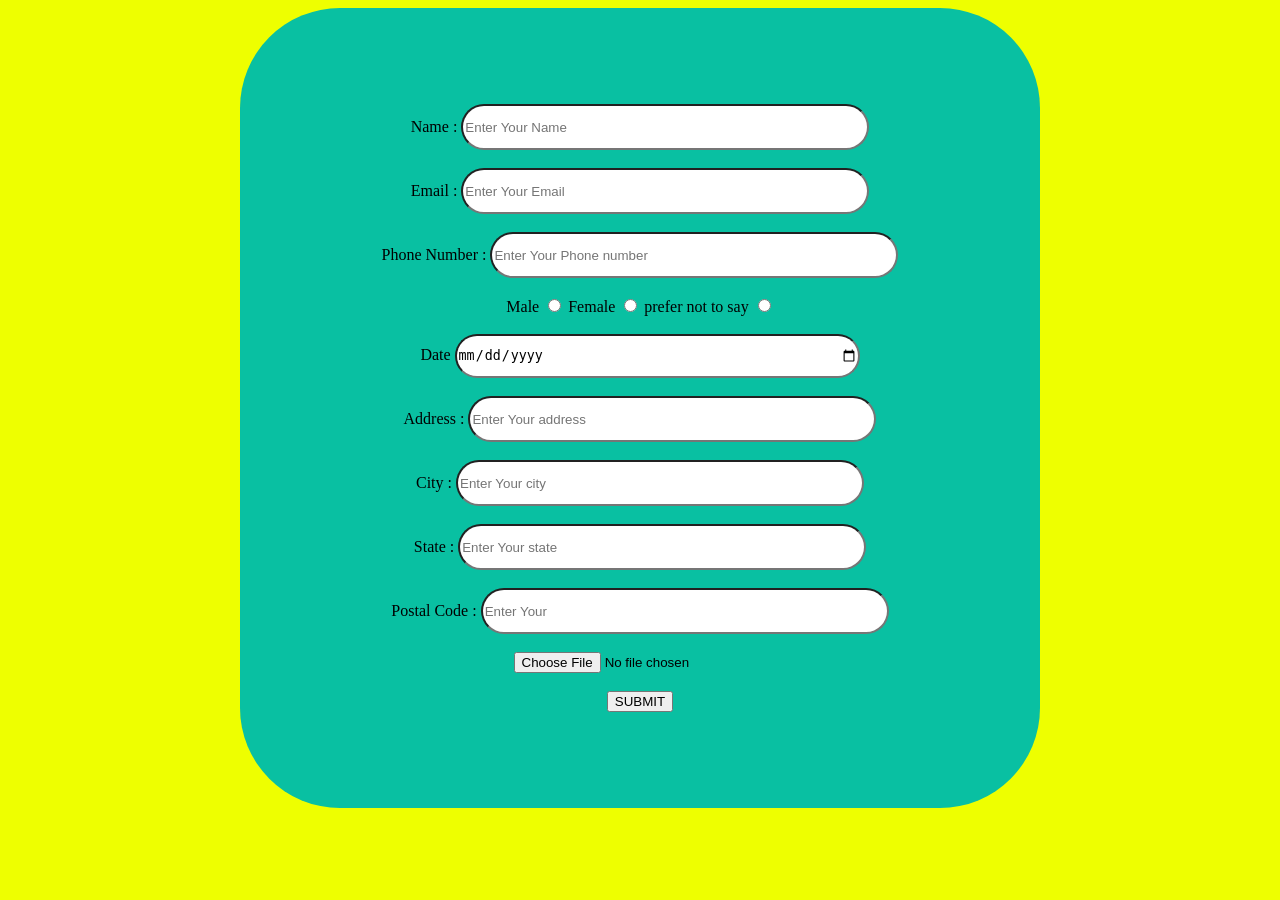
<file: 25ESKCS353/Day8/file.html>
<!DOCTYPE html>
<html>
    <head>
        <link rel="stylesheet" href="style.css">
    </head>
    <body><center>
        <form action="upload.php" method="POST" enctype="multipart/form-data">
            <label for="txtName" > Name :
            <input type="text" id="txtName" name="name" required placeholder="Enter Your Name" />
            </label><br><br>
            <label for="txtEmail" > Email :
            <input type="text" id="txtEmail" required name="email" placeholder="Enter Your Email" />
            </label><br><br>
            <label for="txtPhone" > Phone Number :
            <input type="text" id="txtPhone" required name="phone_number" placeholder="Enter Your Phone number  " />
            </label><br><br>
            <label> Male
            <input type="radio" id="check-male" name="gender"  />
            </label>
            <label> Female
            <input type="radio" id="check-female" name="gender"  />
            </label>
            <label> prefer not to say
            <input type="radio" id="check-3" name="gender" />
            </label><br><br>
            <label for="dob"> Date 
            <input type="date" id="dob" name="dob" />
            </label><br><br>
            <label> Address :
            <input type="text" name="address" placeholder="Enter Your address " required />
            </label><br><br>
            <label> City : 
            <input type="text" name="city" placeholder="Enter Your city" required />
            </label><br><br>
            <label> State : 
            <input type="text" name="state" placeholder="Enter Your state" required />
            </label><br><br>
            <label> Postal Code :
            <input type="text" name="pin" placeholder="Enter Your  " required />
            </label><br><br>
            <input type="file" name="myfile" accept="image/*" required><br><br>
            <button type="submit">SUBMIT</button>

        </form></center>
    </body>
</html>
</file>
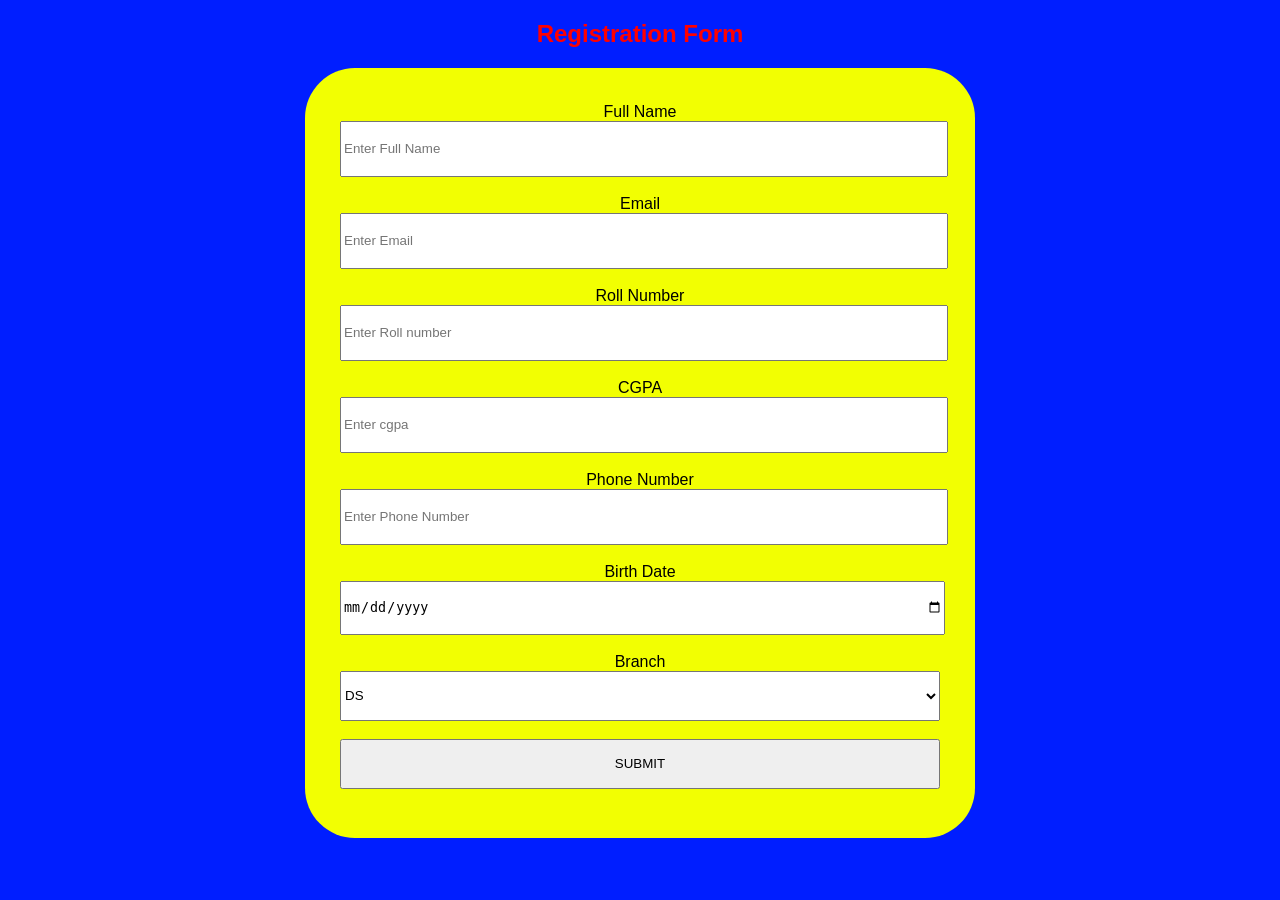
<file: 25ESKCS353/Day9/Registration.html>
<!DOCTYPE html>
<html>
<head>
    <title>Registration Form</title>
    <link rel="stylesheet" href="style.css"/>
</head>
<body>
<center>
<h2>Registration Form</h2>

<form action="registration.php" method="post">
<div>
    <label>Full Name</label><br>
    <input type="text" name="name" placeholder="Enter Full Name"><br><br>
</div>
<div>
    <label>Email</label><br>
    <input type="email" name="email" placeholder="Enter Email"><br><br>
</div>
<div>
    
    <label>Roll Number</label><br>
    <input type="text" name="roll_number" placeholder="Enter Roll number" ><br><br>
</div>
<div>
    
    <label>CGPA</label><br>
    <input type="text" name="cgpa" placeholder="Enter cgpa" ><br><br>
</div>
<div>
    <label>Phone Number</label><br>
    <input type="tel" name="phone" placeholder="Enter Phone Number"><br><br>
</div>
<div>
    
    <label>Birth Date</label><br>
    <input type="date" name="dob" ><br><br>
</div>
<div>
    <label>Branch</label>
    <select name="branch" id="branch">
        <option value="DS">DS</option>
        <option value="AI">AI</option>
        <option value="CS">CS</option>
        <option value="IT">IT</option>
        <option value="IOT">IOT</option>
        <option value="ME">ME</option>
        <option value="CE">CE</option>
    </select>

</div>
<br>
<button type="submit">SUBMIT</button>

</form>
</center>

</body>
</html>
</file>
<file: 25ESKCS353/Day8/style.css>
body{
    background-color: rgb(238, 255, 0);
    color: rgb(0, 0, 0);
}
form{align-content: center;
    
    width: 800px;
    border-radius: 100px;
    height: 800px;
    background-color: rgb(9, 192, 162);
}
input[type="text"],
input[type="date"]{
    width: 400px;
    border-radius: 50px;
    height: 40px ;
}
</file>
<file: 25ESKCS353/Day9/style.css>
body{
    background-color: rgb(0, 30, 255);
    font-family: 'Franklin Gothic Medium', 'Arial Narrow', Arial, sans-serif;
}
h2{
    color: rgb(255, 0, 0);
}
form{
    background-color: rgb(242, 255, 2);
    width: 600px;
    height: 700px;
    padding: 35px;
    border-radius: 50px;
}
input[type=text],
input[type=email],
input[type=tel],
input[type=date]{
    width: 100%;
    height: 50px;
}
button{
    width: 100%;
    height: 50px;
}
select {
    width: 100%;
    height: 50px;
}
</file>
